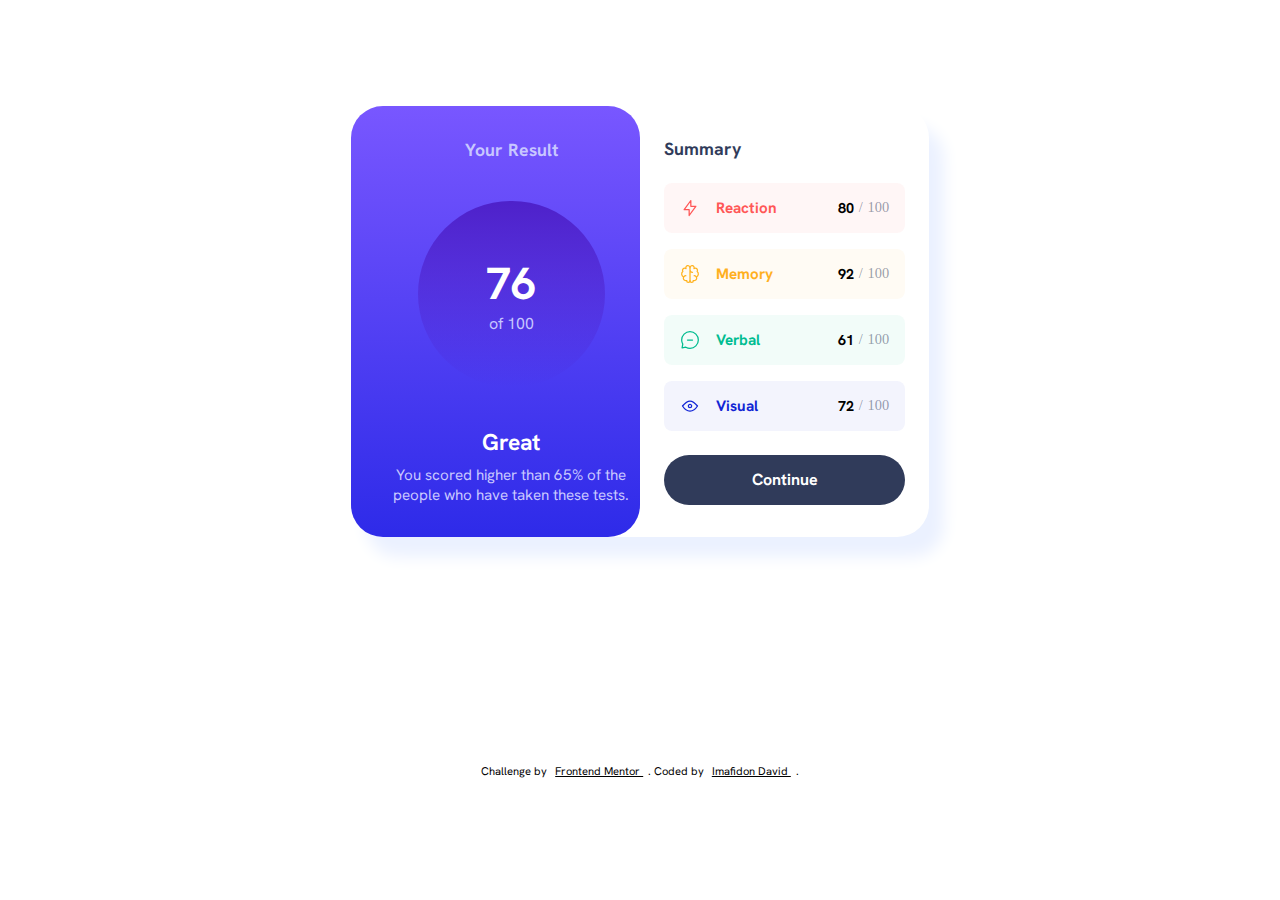
<file: index.html>
<!DOCTYPE html>
<html lang="en">

<head>
  <meta charset="UTF-8">
  <meta name="viewport" content="width=device-width, initial-scale=1.0"> <!-- displays site properly based on user's device -->

  <link rel="icon" type="image/png" sizes="32x32" href="./assets/images/favicon-32x32.png">
  <link rel="stylesheet" href="css/base.css">
  <link rel="stylesheet" href="css/layout.css">
  <link rel="stylesheet" href="css/module.css">
  <title>Frontend Mentor | Results summary component</title>
</head>

<body>
  <section id="component">
    <section class="result">
      <section class="wrapper-res">
        <h1 class="title">
          Your Result
        </h1>
        <section class="score-block">
          <section class="circle">
            <h2 class="percent">
              <strong>
                <big>76</big>
              </strong>
            </h2>
            <em class="overall">of 100</em>
          </section>
        </section>
        <section class="remark-block">
          <h2 class="remark-title">
            Great
          </h2>
          <article class="remark-text">
            You scored higher than 65% of the people who have taken these tests.
          </article>
        </section>
      </section>
    </section>
    <section class="summary">
      <section class="wrapper-sum">
        <h2 class="title">Summary</h2>
      </section>
    </section>
  </section>
  <section class="attribution">
      Challenge by
      <a href="https://www.frontendmentor.io?ref=challenge" target="_blank">
        Frontend Mentor
      </a>.
      Coded by
      <a href="https://github.com/Davemafy" target="_blank">
        Imafidon David
      </a>.
  </section>
  <script src="script.js"></script>
</body>
</file>
<file: css/base.css>
* {
  margin: 0;
  padding: 0;
  box-sizing: border-box;
}

@font-face {
  font-family: "Hanken";
  src: url("/assets/fonts/HankenGrotesk-VariableFont_wght.ttf");
}

:root {
  /* Primary */
  --lht: 0.050980392156862744;
  --bg-light-red: hsla(0, 100%, 67%, var(--lht));
  --bg-orangey-yellow: hsl(39, 100%, 56%, var(--lht));
  --bg-green-teal: hsl(166, 100%, 37%, var(--lht));
  --bg-cobalt-blue: hsl(234, 85%, 45%, var(--lht));

  --cl-light-red: hsla(0, 100%, 67%, 1);
  --cl-orangey-yellow: hsl(39, 100%, 56%);
  --cl-green-teal: hsl(166, 100%, 37%);
  --cl-cobalt-blue: hsl(234, 85%, 45%);

  /* Gradients */
  /* bg */
  --bg-light-slate-blue: hsl(252, 100%, 67%);
  --bg-light-royal-blue: hsl(241, 81%, 54%);

  /* circle */
  --bg-violet-blue: hsla(256, 72%, 46%, 1);
  --bg-persian-blue: hsla(241, 72%, 46%, 0);

  /* neutral */
  --cl-white: hsl(0, 0%, 100%);
  --cl-pale-blue: hsl(221, 100%, 96%);
  --cl-light-lavender: hsl(241, 100%, 89%);
  --cl-dark-gray-blue: hsl(224, 30%, 27%);

  --fz-base: 18px;

  --fw-500: 500;
  --fw-700: 700;
  --fw-800: 800;

  --sm: 375px;
  --lg: 1440px;
}


body {
  min-height: 100vh;
  font-size: 100%;
  font-family: "Hanken";

  @media (min-width: 540px) {
   display: grid;
   place-items: center; 
  }
}

h4 {
  display: inline;
}
em{
  font-style: normal;
  color: hsl(224, 30%, 27%, 0.5);
  font-family: "Hanken-Bd";
}

.overall{
  color: inherit;
  font-family: hanken;
}
</file>
<file: css/layout.css>
/* CUSTOM STYLE FOR THE COMPONENT SECTION */
#component {
  display: flex;
}

#component>* {
  flex: 1;
  max-width: 350px;
}


@media(min-width: 700px) {
  #component {
    border-radius: 2rem;
  }

  #component .result {
    border-radius: inherit;
  }

  #component .result .wrapper-res {
    padding: 2rem;
    border-radius: inherit;
  }

  #component .result .remark-block {
    text-wrap: unset !important;
    font-size: .95rem;
  }

  #component .result .score-block {
    height: 100% !important;
  }

  #component .result .score-block .circle {
    height: 70%;
  }

  #component section.summary .wrapper-btn {
    margin-top: 3rem;
  }
}

@media(max-width: 700px) {
  #component {
    height: fit-content;
    flex-flow: column;
    margin: auto;
  max-width: fit-content ;
  }

  #component>* {
    flex: unset;
    min-height: 50vh;
    max-width: unset;
  }

  #component .result {
    border-end-start-radius: 2rem;
    border-end-end-radius: 2rem;
  }

  #component .result .wrapper-res {
    padding: 0rem;
  }
}


/* CUSTOM STYLE FOR RESULT SECTION */

#component .result {
  display: flex;
}

#component .result .wrapper-res {
  display: flex;
  flex-flow: column;
  justify-content: space-evenly;
  align-items: center;
  text-align: center;
}

#component .result .score-block {
  height: 35%;
  display: flex;
  justify-content: center;
  align-items: center;
}

#component .result .score-block .circle {
  min-height: 8rem;
  aspect-ratio: 1;
  border-radius: 100%;
  display: flex;
  flex-flow: column;
  justify-content: center;
  align-items: center;
}

#component .result .remark-block {
  display: flex;
  flex-flow: column;
  gap: .5rem;
  text-align: center;
  text-wrap: balance;
}


/* CUSTOM STYLES FOR  SUMMARY SECTION */

#component .summary {
  display: grid;
}

#component .summary .wrapper-sum {
  display: flex;
  flex-flow: column;
  gap: 1rem;
  padding-inline: 1.5rem;
  padding-block: .7rem 2rem;
}

#component .summary .title,
#component .summary .category,
#component .summary .wrapper-btn {
  display: flex;
  align-items: center;
  justify-content: space-between;
  min-height: 50px;
}

#component .summary .title {
  padding-top: .8rem;
}

#component .summary .category {
  padding-inline: 1rem;
}

#component .category .type,
#component .category .score {
  display: flex;
  justify-content: flex-start;
  gap: .3rem;
  align-items: center;
}

#component .category .type {
  gap: 1rem;
}


#component section.summary .wrapper-btn {
  margin-top: .5rem;
}

#component .summary .wrapper-sum .continue-btn {
  height: 100%;
  width: 100%;
}

.attribution {
  font-size: .7rem;
  text-align: center;
  padding:  1rem;
  width: 100%;
}
</file>
<file: css/module.css>
#component {
  box-shadow: 15px 20px 1rem var(--cl-pale-blue);
}

#component .result {
  background: linear-gradient(var(--bg-light-slate-blue), var(--bg-light-royal-blue));
  color: var(--cl-light-lavender);
}

#component .title {
  font-size: 1.1em;
}

#component .percent {
  font-size: 2.8rem;
  color: var(--cl-white);
}

#component .result .score-block .circle {
  background: linear-gradient(var(--bg-violet-blue), var(--bg-persian-blue));
}

#component .result .remark-title {
  color: var(--cl-white);
}


/*  STYLES FOR  SUMMARY SECTION */

#component .summary {
  transition: .3s;
  border-radius: inherit
}


#component .summary .title {
  color: var(--cl-dark-gray-blue);
}

#component .summary .category {
  font-size: .9rem;
  border-radius: .5rem;
}

#component .summary .category .name {
  font-size: .95rem;
}

#component .summary .category:nth-of-type(1) {
  background: var(--bg-light-red);
}

#component .summary .category:nth-of-type(2) {
  background: var(--bg-orangey-yellow);
  ;
}

#component .summary .category:nth-of-type(3) {
  background: var(--bg-green-teal);
}

#component .summary .category:nth-of-type(4) {
  background: var(--bg-cobalt-blue);
}


#reaction {
  color: var(--cl-light-red);
}

#memory {
  color: var(--cl-orangey-yellow);
}

#verbal {
  color: var(--cl-green-teal);
}

#visual {
  color: var(--cl-cobalt-blue);
}

#component .summary .wrapper-sum .continue-btn {
  border: 0;
  border-radius: 6rem;
  font: inherit;
  font-weight: var(--fw-700);
  background: var(--cl-dark-gray-blue);
  color: var(--cl-white);
}

#component .summary .continue-btn:hover,
#component .summary .continue-btn:focus,
#component .summary .continue-btn:active {
  background: linear-gradient(var(--bg-light-slate-blue), var(--bg-light-royal-blue));
}


.attribution {
  background: var(--cl-white);
}

a {
color: black;
background-color: white;
text-decoration: underline;
padding: .2rem .3rem;
border-radius: 10px;
}
a:focus, a:hover {
color: white;
background-color: black;
text-decoration: none
}
</file>
